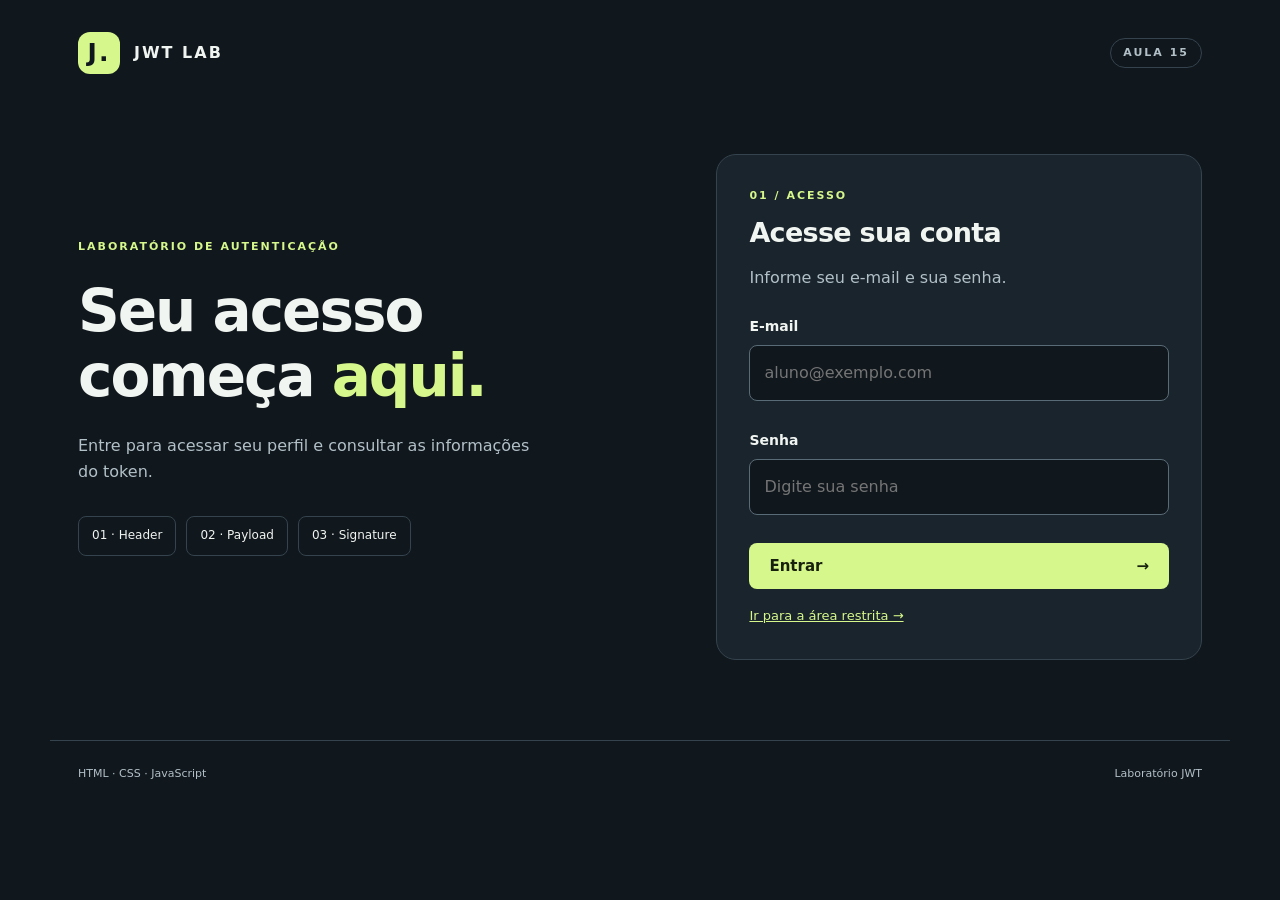
<file: index.html>
<!DOCTYPE html>
<html lang="pt-BR"><head><meta charset="UTF-8"><meta name="viewport" content="width=device-width, initial-scale=1"><title>Entrar | JWT Lab</title><link rel="stylesheet" href="style.css"><script src="login.js" defer></script></head>
<body><header class="brand"><span class="logo">J.</span> JWT LAB <span class="tag">AULA 15</span></header>
<main class="login-layout"><section class="intro"><p class="eyebrow">LABORATÓRIO DE AUTENTICAÇÃO</p><h1>Seu acesso<br>começa <span>aqui.</span></h1><p>Entre para acessar seu perfil e consultar as informações do token.</p><div class="parts"><span>01 · Header</span><span>02 · Payload</span><span>03 · Signature</span></div></section>
<section class="card"><p class="eyebrow">01 / ACESSO</p><h2>Acesse sua conta</h2><p>Informe seu e-mail e sua senha.</p>
<form id="login-form" novalidate><label for="email">E-mail</label><input id="email" name="email" type="email" autocomplete="off" placeholder="aluno@exemplo.com" required aria-describedby="email-erro"><small id="email-erro" class="error"></small>
<label for="senha">Senha</label><input id="senha" name="senha" type="password" autocomplete="off" placeholder="Digite sua senha" required aria-describedby="senha-erro"><small id="senha-erro" class="error"></small>
<button type="submit">Entrar <span aria-hidden="true">→</span></button><p id="mensagem" role="status" aria-live="polite"></p></form>
<a class="subtle" href="area.html">Ir para a área restrita →</a></section></main><footer>HTML · CSS · JavaScript <span>Laboratório JWT</span></footer></body></html>
</file>
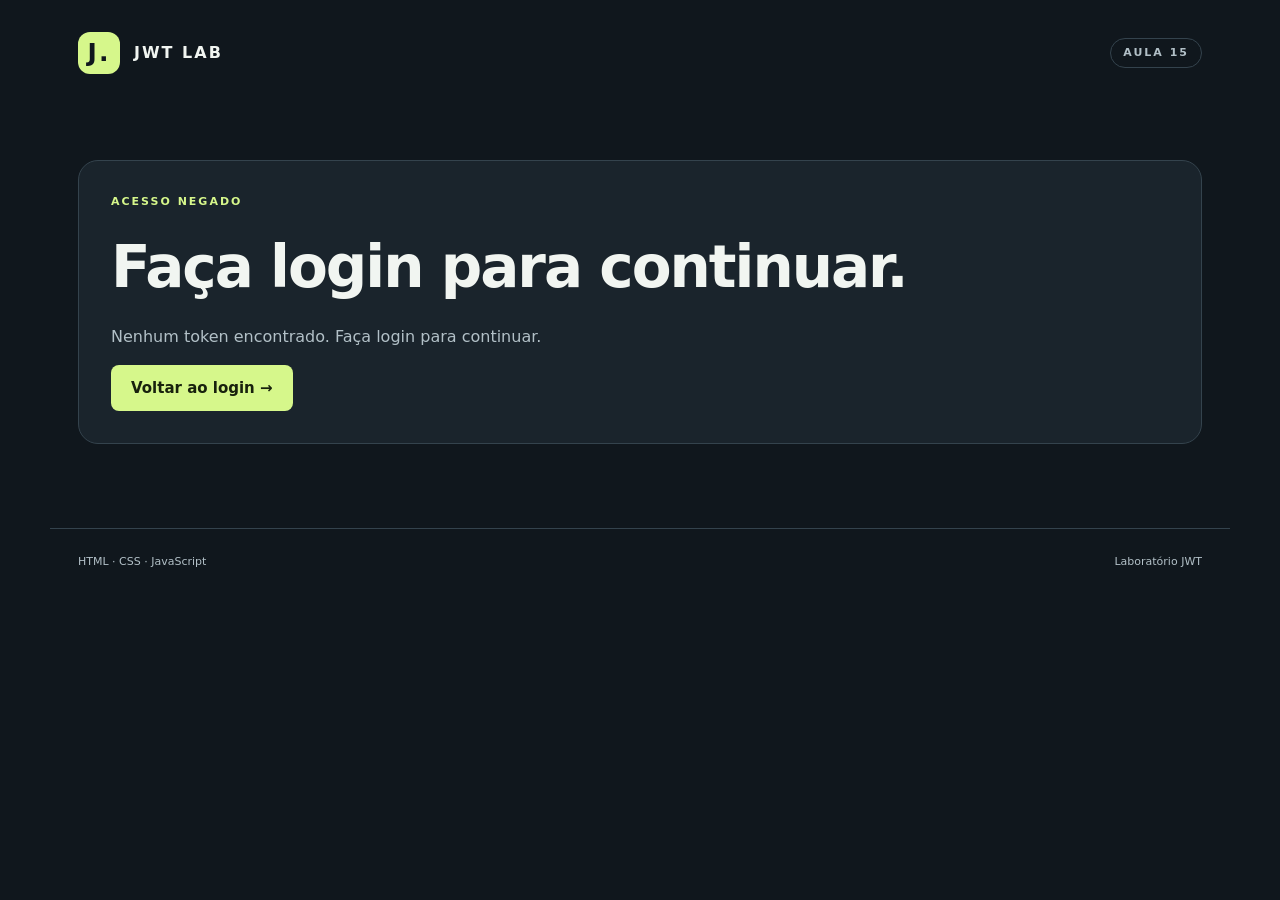
<file: area.html>
<!DOCTYPE html>
<html lang="pt-BR"><head><meta charset="UTF-8"><meta name="viewport" content="width=device-width, initial-scale=1"><title>Área restrita | JWT Lab</title><link rel="stylesheet" href="style.css"><script src="area.js" defer></script></head><body>
<header class="brand"><span class="logo">J.</span> JWT LAB <span class="tag">AULA 15</span></header><main class="dashboard">
<section id="negado" class="card" hidden><p class="eyebrow">ACESSO NEGADO</p><h1>Faça login para continuar.</h1><p id="erro-acesso" role="alert"></p><a class="button" href="index.html">Voltar ao login →</a></section>
<section id="restrito" hidden><div class="welcome"><div><p class="eyebrow">02 / ÁREA RESTRITA</p><h1>Bem-vindo(a), <span id="nome"></span>!</h1><p class="success">✓ Acesso permitido</p></div><button id="sair" class="secondary">Sair</button></div>
<p class="notice">Token expirado — mantido conforme o enunciado da atividade.</p>
<div class="stats"><article class="card"><p>ID do usuário</p><strong id="usuario-id"></strong></article><article class="card"><p>Perfil (role)</p><strong id="perfil"></strong></article><article class="card"><p>Validade temporal</p><strong id="validade"></strong></article></div>
<section class="card"><p class="eyebrow">03 / ANATOMIA DO TOKEN</p><h2>Header.Payload.Signature</h2><p>As cores separam as três partes. Header e Payload são legíveis, não criptografados.</p><div id="token-visual" class="token"></div><div class="json-grid"><article><h3>01 · Header</h3><pre id="header-json"></pre></article><article><h3>02 · Payload</h3><pre id="payload-json"></pre></article></div><dl><dt>Emitido em (iat)</dt><dd id="emitido"></dd><dt>Expira em (exp)</dt><dd id="expira"></dd></dl><button id="copiar" class="secondary">Copiar token</button><p id="mensagem" role="status" aria-live="polite"></p></section>
<section class="card"><p class="eyebrow">04 / VERIFICAÇÃO</p><h2>Investigue a assinatura</h2><ol><li>Abra F12 → Application → Local Storage e procure a chave <code>token</code>.</li><li>Copie o valor e abra <a href="https://jwt.io" target="_blank" rel="noopener noreferrer">jwt.io ↗</a>.</li><li>Selecione HS256 e use o segredo <code>my-secret-key</code> como texto, não Base64.</li><li>Compare o resultado com uma chave incorreta. Depois altere o Payload mantendo a assinatura original.</li></ol><p>Uma assinatura válida não torna um token expirado válido para autenticação.</p></section></section>
<noscript>Ative o JavaScript para executar este laboratório. <a href="index.html">Voltar</a></noscript></main><footer>HTML · CSS · JavaScript <span>Laboratório JWT</span></footer></body></html>
</file>
<file: style.css>
@charset "UTF-8";
:root{color-scheme:dark;--bg:#10171d;--panel:#1a242c;--ink:#f1f5f1;--muted:#b2c0c7;--lime:#d6f78b;--line:#34434d}
*{box-sizing:border-box}body{margin:0;background:var(--bg);color:var(--ink);font:16px/1.6 system-ui,-apple-system,"Segoe UI",sans-serif} [hidden]{display:none!important}.brand,main,footer{max-width:1180px;margin:auto}.brand{display:flex;align-items:center;gap:14px;padding:32px 28px;font-weight:800;letter-spacing:2px}.logo{display:grid;place-items:center;width:42px;height:42px;background:var(--lime);color:var(--bg);border-radius:12px;font-size:25px}.tag{margin-left:auto;color:var(--muted);font-size:11px;border:1px solid var(--line);padding:5px 12px;border-radius:20px}.login-layout{display:grid;grid-template-columns:1.15fr 1fr;gap:80px;align-items:center;padding:48px 28px 80px}.eyebrow{font-size:11px;font-weight:800;letter-spacing:2px;color:var(--lime)}h1{font-size:clamp(32px,4.6vw,58px);line-height:1.12;letter-spacing:-2px;margin:24px 0}h1 span{color:var(--lime)}h2{font-size:27px;line-height:1.2;letter-spacing:-.7px;margin:12px 0}h3{font-size:16px}p{color:var(--muted)}.intro>p:not(.eyebrow){max-width:470px}.parts{display:flex;flex-wrap:wrap;gap:10px;margin:32px 0}.parts span{padding:9px 13px;border:1px solid var(--line);border-radius:8px;font-size:12px}.card{padding:32px;border:1px solid var(--line);background:var(--panel);border-radius:20px}.notice{border-left:3px solid var(--lime);padding:12px 18px;background:#d6f78b08;font-size:13px}.card>p:first-child{margin-top:0}label{display:block;margin:24px 0 8px;font-size:14px;font-weight:600}input{width:100%;padding:14px;background:var(--bg);color:var(--ink);border:1px solid #596b76;border-radius:8px;font:inherit}input[aria-invalid=true]{border-color:#ffaaa2}button,.button{display:inline-flex;align-items:center;justify-content:space-between;gap:20px;background:var(--lime);color:#18210d;border:0;border-radius:8px;padding:14px 20px;font:700 15px system-ui;cursor:pointer;text-decoration:none}form button{width:100%;margin-top:24px}.secondary{background:transparent;color:var(--ink);border:1px solid #82919b}button:hover,.button:hover{filter:brightness(1.1)}:focus-visible{outline:3px solid #b2d9ff;outline-offset:4px}.error{display:block;color:#ffb4ac;font-size:13px;min-height:4px}.caption{font-size:12px;border-top:1px solid var(--line);padding-top:20px;margin-top:24px}.subtle,a{color:var(--lime)}.subtle{font-size:13px}footer{display:flex;justify-content:space-between;padding:24px 28px;border-top:1px solid var(--line);font-size:11px;color:var(--muted)}.dashboard{padding:30px 28px 60px}.welcome{display:flex;justify-content:space-between;align-items:center;gap:20px}.welcome h1{font-size:36px;letter-spacing:-1px}.success{color:var(--lime)}.stats{display:grid;grid-template-columns:repeat(3,1fr);gap:18px;margin:28px 0}.stats strong{font-size:24px}.stats p{font-size:13px}.dashboard section.card{margin:24px 0}.token{font:14px/1.9 monospace;overflow-wrap:anywhere;background:var(--bg);padding:20px;border-radius:10px}.parte-0{color:#ffb5c1}.parte-1{color:#c3b5ff}.parte-2{color:#9ce4dd}.json-grid{display:grid;grid-template-columns:1fr 1fr;gap:24px}pre{white-space:pre-wrap;overflow-wrap:anywhere;font-size:13px;color:#dce5eb}dt{color:var(--muted);font-size:12px}dd{margin:0 0 10px;font-size:14px}li{margin:12px 0;color:var(--muted)}code{color:var(--ink)}#mensagem{font-size:13px}
@media(max-width:760px){.login-layout{grid-template-columns:1fr;gap:32px;padding-top:12px}.intro h1{font-size:42px}.card{padding:24px}.stats,.json-grid{grid-template-columns:1fr}.welcome{align-items:flex-start}.welcome h1{font-size:28px}footer{display:block}footer span{display:block;margin-top:6px}.brand{padding-top:22px}.dashboard{padding-top:12px}}
</file>
